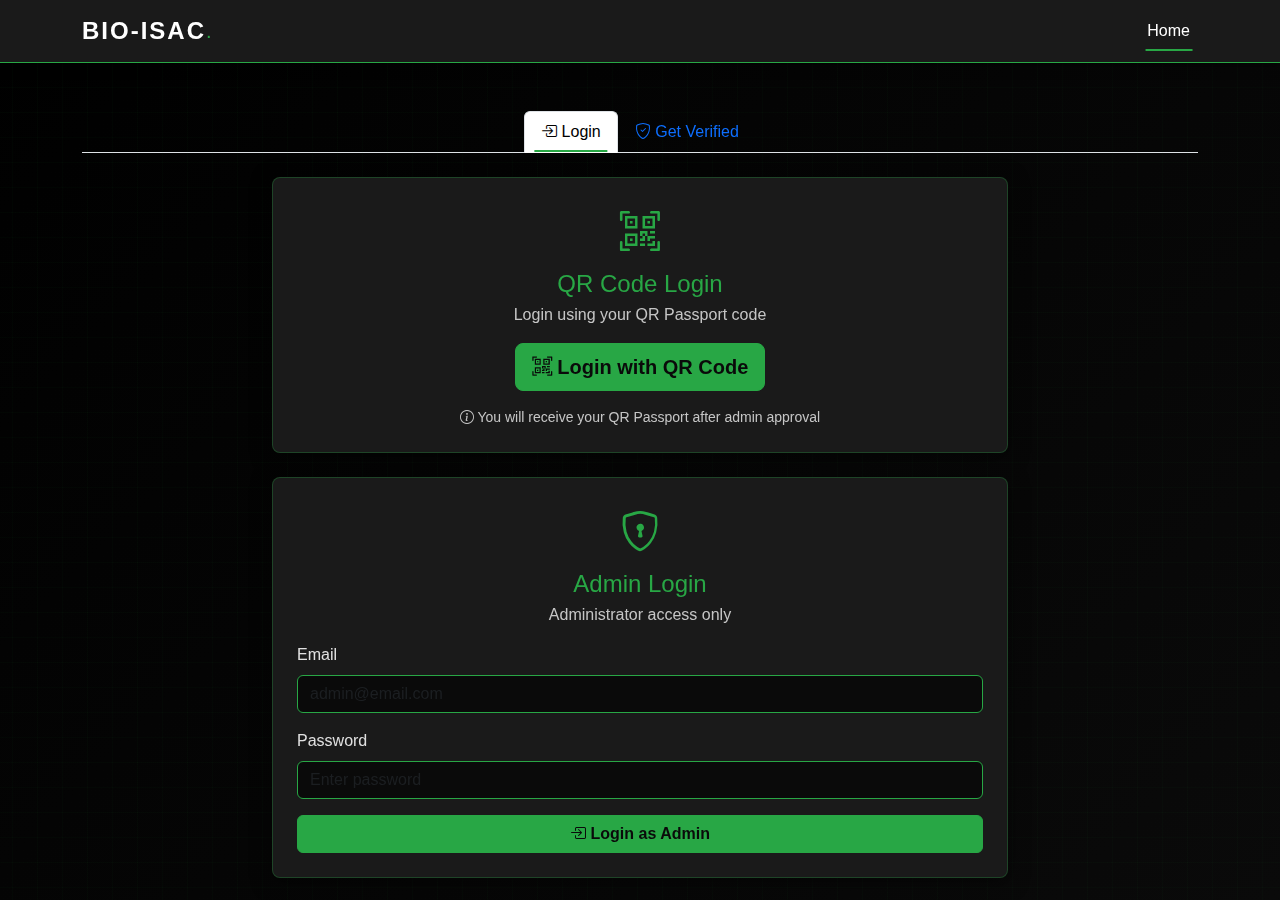
<file: index.html>
<!doctype html>
<html lang="en">
  <head>
    <meta charset="utf-8" />
    <meta name="viewport" content="width=device-width, initial-scale=1" />
    <title>Bio-Isac | Digital Verification</title>

    <!-- Bootstrap CSS -->
    <link
      href="https://cdn.jsdelivr.net/npm/bootstrap@5.3.3/dist/css/bootstrap.min.css"
      rel="stylesheet"
      integrity="sha384-QWTKZyjpPEjISv5WaRU9OFeRpok6YctnYmDr5pNlyT2bRjXh0JMhjY6hW+ALEwIH"
      crossorigin="anonymous"
    />

    <!-- Bootstrap Icons -->
    <link
      rel="stylesheet"
      href="https://cdn.jsdelivr.net/npm/bootstrap-icons@1.11.3/font/bootstrap-icons.css"
    />

    <!-- Custom CSS -->
    <link rel="stylesheet" href="./styles/main.css" />
  </head>
  <body>
    <!-- Navigation -->
    <nav class="navbar navbar-expand-lg navbar-dark bg-dark border-bottom border-success">
      <div class="container">
        <a class="navbar-brand d-flex align-items-center" href="index.html">
          <span class="logo-text">BIO-ISAC</span>
          <span class="logo-accent">.</span>
        </a>
        <button
          class="navbar-toggler"
          type="button"
          data-bs-toggle="collapse"
          data-bs-target="#navbarNav"
        >
          <span class="navbar-toggler-icon"></span>
        </button>
        <div class="collapse navbar-collapse" id="navbarNav">
          <ul class="navbar-nav ms-auto">
            <li class="nav-item">
              <a class="nav-link active" href="index.html">Home</a>
            </li>
          </ul>
        </div>
      </div>
    </nav>

    <!-- Main Container -->
    <div class="container my-5">
      <!-- Tabs Navigation -->
      <ul class="nav nav-tabs mb-4 justify-content-center" id="mainTabs" role="tablist">
        <li class="nav-item" role="presentation">
          <button
            class="nav-link active"
            id="login-tab"
            data-bs-toggle="tab"
            data-bs-target="#login-pane"
            type="button"
            role="tab"
            aria-controls="login-pane"
            aria-selected="true"
          >
            <i class="bi bi-box-arrow-in-right"></i> Login
          </button>
        </li>
        <li class="nav-item" role="presentation">
          <button
            class="nav-link"
            id="verify-tab"
            data-bs-toggle="tab"
            data-bs-target="#verify-pane"
            type="button"
            role="tab"
            aria-controls="verify-pane"
            aria-selected="false"
          >
            <i class="bi bi-shield-check"></i> Get Verified
          </button>
        </li>
      </ul>

      <!-- Tab Content -->
      <div class="tab-content" id="mainTabContent">
        <!-- Login Tab -->
        <div
          class="tab-pane fade show active"
          id="login-pane"
          role="tabpanel"
          aria-labelledby="login-tab"
        >
          <div class="row justify-content-center">
            <div class="col-lg-8">
              <!-- QR Code Login -->
              <div class="card mb-4">
                <div class="card-body p-4">
                  <div class="text-center mb-3">
                    <i class="bi bi-qr-code-scan text-success" style="font-size: 2.5rem;"></i>
                    <h4 class="mt-2 mb-1 text-success">QR Code Login</h4>
                    <p class="text-muted mb-0">Login using your QR Passport code</p>
                  </div>
                  <div class="text-center">
                    <a href="qr-login.html" class="btn btn-success btn-lg">
                      <i class="bi bi-qr-code-scan"></i> Login with QR Code
                    </a>
                  </div>
                  <small class="text-muted d-block mt-3 text-center">
                    <i class="bi bi-info-circle"></i> You will receive your QR Passport after admin approval
                  </small>
                </div>
              </div>

              <!-- Admin Login -->
              <div class="card">
                <div class="card-body p-4">
                  <div class="text-center mb-3">
                    <i class="bi bi-shield-lock text-success" style="font-size: 2.5rem;"></i>
                    <h4 class="mt-2 mb-1 text-success">Admin Login</h4>
                    <p class="text-muted mb-0">Administrator access only</p>
                  </div>
                  <form id="adminLoginForm" onsubmit="adminLogin(event)">
                    <div class="mb-3">
                      <label class="form-label">Email</label>
                      <input
                        type="email"
                        class="form-control bg-dark text-light border-success"
                        id="adminEmail"
                        placeholder="admin@email.com"
                        required
                      />
                    </div>
                    <div class="mb-3">
                      <label class="form-label">Password</label>
                      <input
                        type="password"
                        class="form-control bg-dark text-light border-success"
                        id="adminPassword"
                        placeholder="Enter password"
                        required
                      />
                    </div>
                    <button type="submit" class="btn btn-success w-100">
                      <i class="bi bi-box-arrow-in-right"></i> Login as Admin
                    </button>
                  </form>
                </div>
              </div>
            </div>
          </div>
        </div>

        <!-- Get Verified Tab -->
        <div
          class="tab-pane fade"
          id="verify-pane"
          role="tabpanel"
          aria-labelledby="verify-tab"
        >
          <!-- Status Check Section -->
          <div class="row justify-content-center mb-4">
            <div class="col-lg-8">
              <div class="card">
                <div class="card-body p-4">
                  <div class="text-center mb-3">
                    <h5 class="text-success mb-2">Check Verification Status</h5>
                    <p class="text-muted">Enter your email to check your verification status</p>
                  </div>
                  <form id="statusCheckForm" onsubmit="checkVerificationStatus(event)">
                    <div class="mb-3">
                      <label class="form-label">Email Address</label>
                      <input
                        type="email"
                        class="form-control bg-dark text-light border-success"
                        id="statusCheckEmail"
                        placeholder="your.email@example.com"
                        required
                      />
                    </div>
                    <button type="submit" class="btn btn-success w-100">
                      <i class="bi bi-search"></i> Check Status
                    </button>
                  </form>
                  <div id="statusCheckResult" class="mt-4" style="display: none;"></div>
                </div>
              </div>
            </div>
          </div>

          <!-- Verification Section -->
      <div class="row justify-content-center">
        <div class="col-lg-8">
          <div class="card verification-card">
            <div class="card-body p-4">
              <div class="text-center mb-4">
                <div class="logo-icon mb-3">
                  <i class="bi bi-shield-check"></i>
                </div>
                <h1 class="h3 mb-2 text-success">Digital Verification</h1>
                <p class="text-muted">Complete verification to receive your BioTrust Passport</p>
              </div>

              <!-- Verification Steps -->
              <div id="verificationSteps" class="verification-steps">
                <!-- Step 1: Basic Info -->
                <div class="step active" id="step1">
                  <h5 class="step-title">
                    <span class="step-number">1</span>
                    Personal Information
                  </h5>
                  <form id="basicInfoForm">
                    <div class="row">
                      <div class="col-md-6 mb-3">
                        <label class="form-label">First Name</label>
                        <input
                          type="text"
                          class="form-control bg-dark text-light border-success"
                          id="firstName"
                          required
                        />
                      </div>
                      <div class="col-md-6 mb-3">
                        <label class="form-label">Last Name</label>
                        <input
                          type="text"
                          class="form-control bg-dark text-light border-success"
                          id="lastName"
                          required
                        />
                      </div>
                    </div>
                    <div class="mb-3">
                      <label class="form-label">Email</label>
                      <input
                        type="email"
                        class="form-control bg-dark text-light border-success"
                        id="email"
                        required
                      />
                    </div>
                    <!-- CAPTCHA Widget -->
                    <div class="mb-3">
                      <label class="form-label">Security Verification <span class="text-danger">*</span></label>
                      <div id="captchaContainer" class="d-flex justify-content-center"></div>
                      <small class="text-muted d-block text-center mt-2">
                        Please complete the security verification to continue
                      </small>
                    </div>
                    <button type="submit" class="btn btn-success w-100" id="basicInfoSubmitBtn" disabled>
                      Continue <i class="bi bi-arrow-right"></i>
                    </button>
                  </form>
                </div>

                <!-- Step 2: Digital Credentials -->
                <div class="step" id="step2" style="display: none">
                  <h5 class="step-title">
                    <span class="step-number">2</span>
                    Identity Verification
                  </h5>
                  <form id="credentialsForm">
                    <!-- ID Type Selection -->
                    <div class="mb-3">
                      <label class="form-label">Government ID Type <span class="text-danger">*</span></label>
                      <select
                        class="form-select bg-dark text-light border-success"
                        id="idType"
                        required
                      >
                        <option value="">Select ID Type</option>
                        <option value="drivers_license">Driver's License</option>
                        <option value="passport">Passport</option>
                        <option value="state_id">State ID Card</option>
                        <option value="military_id">Military ID</option>
                        <option value="permanent_resident">Permanent Resident Card</option>
                        <option value="other">Other Government ID</option>
                      </select>
                      <small class="text-muted">Select the type of government-issued ID you will upload</small>
                    </div>
                    <!-- Government ID Upload (Required) -->
                    <div class="mb-3">
                      <label class="form-label">
                        Upload Government-Issued ID <span class="text-danger">*</span>
                      </label>
                      <input
                        type="file"
                        class="form-control bg-dark text-light border-success"
                        id="verificationDoc"
                        accept=".pdf,.jpg,.jpeg,.png"
                        required
                      />
                      <small class="text-muted">
                        Upload a clear photo or scan of your government-issued ID (front and back if applicable)
                      </small>
                    </div>
                    <!-- ID Number (extracted or manual entry) -->
                    <div class="mb-3">
                      <label class="form-label">ID Number</label>
                      <input
                        type="text"
                        class="form-control bg-dark text-light border-success"
                        id="idNumber"
                        placeholder="Will be extracted from ID or enter manually"
                      />
                      <small class="text-muted">ID number will be automatically extracted from your document</small>
                    </div>
                    <!-- Last 4 digits of SSN (optional) -->
                    <div class="mb-3">
                      <label class="form-label">Last 4 digits of your Social Security Number</label>
                      <input
                        type="text"
                        class="form-control bg-dark text-light border-success"
                        id="govId"
                        placeholder="Last 4 digits"
                        maxlength="4"
                      />
                      <small class="text-muted">Optional: For additional verification</small>
                    </div>
                    <!-- Company Email -->
                    <div class="mb-3">
                      <label class="form-label">Company Email Address</label>
                      <input
                        type="email"
                        class="form-control bg-dark text-light border-success"
                        id="companyEmail"
                        placeholder="your.email@company.com"
                      />
                      <small class="text-muted">Preferred, but not required</small>
                    </div>
                    <div class="d-flex gap-2">
                      <button type="button" class="btn btn-outline-secondary" onclick="goToStep(1)">
                        Back
                      </button>
                      <button type="submit" class="btn btn-success flex-grow-1">
                        Continue <i class="bi bi-arrow-right"></i>
                      </button>
                    </div>
                  </form>
                </div>

                <!-- Step 3: Processing -->
                <div class="step" id="step3" style="display: none">
                  <div class="text-center py-5">
                    <div class="processing-spinner mb-4">
                      <div class="spinner-border text-success" role="status">
                        <span class="visually-hidden">Processing...</span>
                      </div>
                    </div>
                    <h5 class="mb-3">Processing Verification</h5>
                    <p class="text-muted">Running risk analysis and security checks...</p>
                    <div class="progress mt-4" style="height: 4px">
                      <div
                        class="progress-bar bg-success progress-bar-striped progress-bar-animated"
                        role="progressbar"
                        style="width: 0%"
                        id="progressBar"
                      ></div>
                    </div>
                  </div>
                </div>

                <!-- Step 4: Result -->
                <div class="step" id="step4" style="display: none">
                  <div class="text-center py-4">
                    <div class="result-icon mb-4" id="resultIcon"></div>
                    <h4 id="resultTitle" class="mb-3"></h4>
                    <p id="resultMessage" class="text-muted mb-4"></p>
                    <div id="resultActions"></div>
                  </div>
                </div>
              </div>
            </div>
          </div>

          <!-- Trust Score Display (after verification) -->
          <div class="card mt-4 trust-score-card" id="trustScoreCard" style="display: none">
            <div class="card-body">
              <h6 class="card-title">Your Trust Score</h6>
              <div class="trust-score-display">
                <div class="score-circle" id="scoreCircle">
                  <span id="trustScoreValue">0</span>
                </div>
                <div class="score-details">
                  <div class="score-tier" id="scoreTier">Tier 1</div>
                  <div class="score-access" id="scoreAccess">Basic Access</div>
                </div>
              </div>
            </div>
          </div>
        </div>
      </div>
        </div>
      </div>
    </div>

    <!-- Alert Notifications -->
    <div class="alert-container" id="alertContainer"></div>

    <!-- Google reCAPTCHA v2 -->
    <script src="https://www.google.com/recaptcha/api.js" async defer></script>

    <!-- Bootstrap JS bundle -->
    <script
      src="https://cdn.jsdelivr.net/npm/bootstrap@5.3.3/dist/js/bootstrap.bundle.min.js"
      integrity="sha384-YvpcrYf0tY3lHB60NNkmXc5s9fDVZLESaAA55NDzOxhy9GkcIdslK1eN7N6jIeHz"
      crossorigin="anonymous"
    ></script>

    <!-- Custom JS -->
    <script src="./scripts/apiConfig.js"></script>
    <script src="./scripts/api.js"></script>
    <script src="./scripts/riskFilter.js"></script>
    <script src="./scripts/trustScore.js"></script>
    <script src="./scripts/verification.js"></script>
    <script src="./scripts/main.js"></script>
  </body>
</html>
</file>
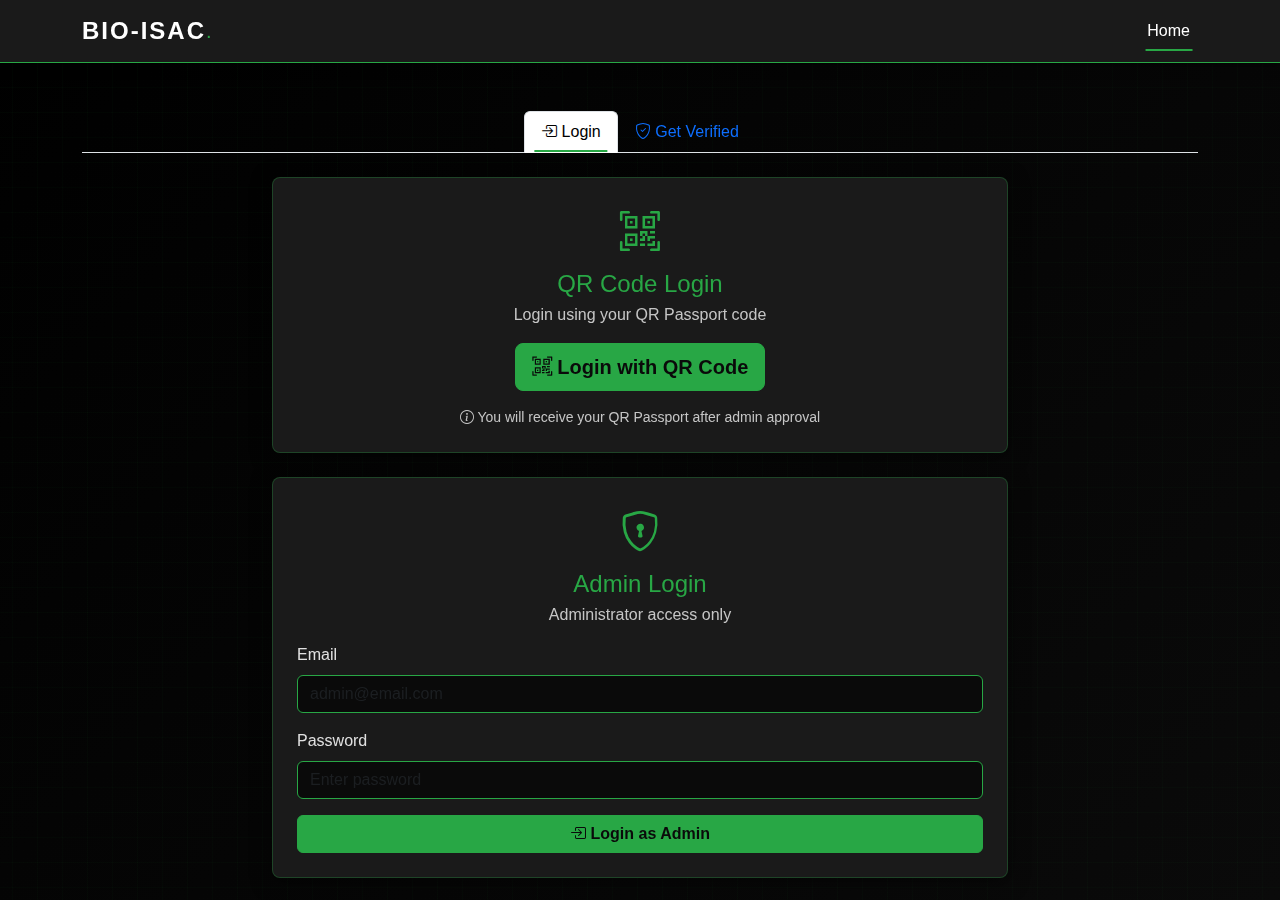
<file: admin.html>
<!doctype html>
<html lang="en">
  <head>
    <meta charset="utf-8" />
    <meta name="viewport" content="width=device-width, initial-scale=1" />
    <title>Bio-Isac | Admin Dashboard</title>

    <!-- Bootstrap CSS -->
    <link
      href="https://cdn.jsdelivr.net/npm/bootstrap@5.3.3/dist/css/bootstrap.min.css"
      rel="stylesheet"
      integrity="sha384-QWTKZyjpPEjISv5WaRU9OFeRpok6YctnYmDr5pNlyT2bRjXh0JMhjY6hW+ALEwIH"
      crossorigin="anonymous"
    />

    <!-- Bootstrap Icons -->
    <link
      rel="stylesheet"
      href="https://cdn.jsdelivr.net/npm/bootstrap-icons@1.11.3/font/bootstrap-icons.css"
    />

    <!-- Custom CSS -->
    <link rel="stylesheet" href="./styles/main.css" />
  </head>
  <body>
    <!-- Navigation -->
    <nav class="navbar navbar-expand-lg navbar-dark bg-dark border-bottom border-success">
      <div class="container">
        <a class="navbar-brand d-flex align-items-center" href="index.html">
          <span class="logo-text">BIO-ISAC</span>
          <span class="logo-accent">.</span>
        </a>
        <button
          class="navbar-toggler"
          type="button"
          data-bs-toggle="collapse"
          data-bs-target="#navbarNav"
        >
          <span class="navbar-toggler-icon"></span>
        </button>
        <div class="collapse navbar-collapse" id="navbarNav">
          <ul class="navbar-nav ms-auto">
            <li class="nav-item">
              <a class="nav-link active" href="admin.html">Admin</a>
            </li>
            <li class="nav-item">
              <button class="btn btn-outline-danger btn-sm ms-2" onclick="logout()">
                <i class="bi bi-box-arrow-right"></i> Logout
              </button>
            </li>
          </ul>
        </div>
      </div>
    </nav>

    <!-- Main Container -->
    <div class="container my-4">
      <div class="row mb-4">
        <div class="col">
          <h2 class="text-success mb-1">Admin Dashboard</h2>
          <p class="text-muted">Manage verifications, alerts, and user activity</p>
        </div>
      </div>

      <!-- Stats Cards -->
      <div class="row g-3 mb-4">
        <div class="col-md-3 col-sm-6">
          <div class="card stat-card">
            <div class="card-body">
              <div class="d-flex justify-content-between align-items-center">
                <div>
                  <div class="stat-label">Pending</div>
                  <div class="stat-value" id="statPending">0</div>
                </div>
                <div class="stat-icon text-warning">
                  <i class="bi bi-clock-history"></i>
                </div>
              </div>
            </div>
          </div>
        </div>
        <div class="col-md-3 col-sm-6">
          <div class="card stat-card">
            <div class="card-body">
              <div class="d-flex justify-content-between align-items-center">
                <div>
                  <div class="stat-label">High Risk</div>
                  <div class="stat-value text-danger" id="statHighRisk">0</div>
                </div>
                <div class="stat-icon text-danger">
                  <i class="bi bi-exclamation-triangle"></i>
                </div>
              </div>
            </div>
          </div>
        </div>
        <div class="col-md-3 col-sm-6">
          <div class="card stat-card">
            <div class="card-body">
              <div class="d-flex justify-content-between align-items-center">
                <div>
                  <div class="stat-label">Approved</div>
                  <div class="stat-value text-success" id="statApproved">0</div>
                </div>
                <div class="stat-icon text-success">
                  <i class="bi bi-check-circle"></i>
                </div>
              </div>
            </div>
          </div>
        </div>
        <div class="col-md-3 col-sm-6">
          <div class="card stat-card">
            <div class="card-body">
              <div class="d-flex justify-content-between align-items-center">
                <div>
                  <div class="stat-label">Total Users</div>
                  <div class="stat-value" id="statTotal">0</div>
                </div>
                <div class="stat-icon">
                  <i class="bi bi-people"></i>
                </div>
              </div>
            </div>
          </div>
        </div>
      </div>

      <!-- Search -->
      <div class="card mb-4">
        <div class="card-body">
          <div class="row">
            <div class="col-md-6">
              <label class="form-label">Search by Name</label>
              <input
                type="text"
                class="form-control bg-dark text-light border-success"
                id="searchName"
                placeholder="Enter name to search..."
                oninput="applyFilters()"
              />
            </div>
          </div>
        </div>
      </div>

      <!-- Verification Cases Table -->
      <div class="card">
        <div class="card-header bg-dark border-success">
          <h5 class="mb-0">Verification Cases</h5>
        </div>
        <div class="card-body p-0">
          <div class="table-responsive">
            <table class="table table-dark table-hover mb-0">
              <thead>
                <tr>
                  <th>User</th>
                  <th>Status</th>
                  <th>Risk Level</th>
                  <th>Urgency</th>
                  <th>Credibility</th>
                  <th>Trust Score</th>
                  <th>QR Passport</th>
                  <th>Date</th>
                  <th>Actions</th>
                </tr>
              </thead>
              <tbody id="casesTableBody">
                <tr>
                  <td colspan="9" class="text-center text-muted py-4">
                    No cases found
                  </td>
                </tr>
              </tbody>
            </table>
          </div>
        </div>
      </div>

    </div>

    <!-- Case Detail Modal -->
    <div class="modal fade" id="caseModal" tabindex="-1">
      <div class="modal-dialog modal-lg">
        <div class="modal-content bg-dark border-success">
          <div class="modal-header border-success">
            <h5 class="modal-title">Case Details</h5>
            <button
              type="button"
              class="btn-close btn-close-white"
              data-bs-dismiss="modal"
            ></button>
          </div>
          <div class="modal-body" id="caseModalBody"></div>
          <div class="modal-footer border-success">
            <button type="button" class="btn btn-secondary" data-bs-dismiss="modal">
              Close
            </button>
            <button type="button" class="btn btn-danger" id="denyBtn" onclick="denyCase()">
              Deny
            </button>
            <button type="button" class="btn btn-success" id="approveBtn" onclick="approveCase()">
              <i class="bi bi-check-circle"></i> Approve
            </button>
          </div>
        </div>
      </div>
    </div>

    <!-- Alert Notifications -->
    <div class="alert-container" id="alertContainer"></div>

    <!-- Bootstrap JS bundle -->
    <script
      src="https://cdn.jsdelivr.net/npm/bootstrap@5.3.3/dist/js/bootstrap.bundle.min.js"
      integrity="sha384-YvpcrYf0tY3lHB60NNkmXc5s9fDVZLESaAA55NDzOxhy9GkcIdslK1eN7N6jIeHz"
      crossorigin="anonymous"
    ></script>

    <!-- Custom JS -->
    <script src="./scripts/apiConfig.js"></script>
    <script src="./scripts/api.js"></script>
    <script src="./scripts/main.js"></script>
    <script src="./scripts/riskFilter.js"></script>
    <script src="./scripts/trustScore.js"></script>
    <script src="./scripts/admin.js"></script>
  </body>
</html>
</file>
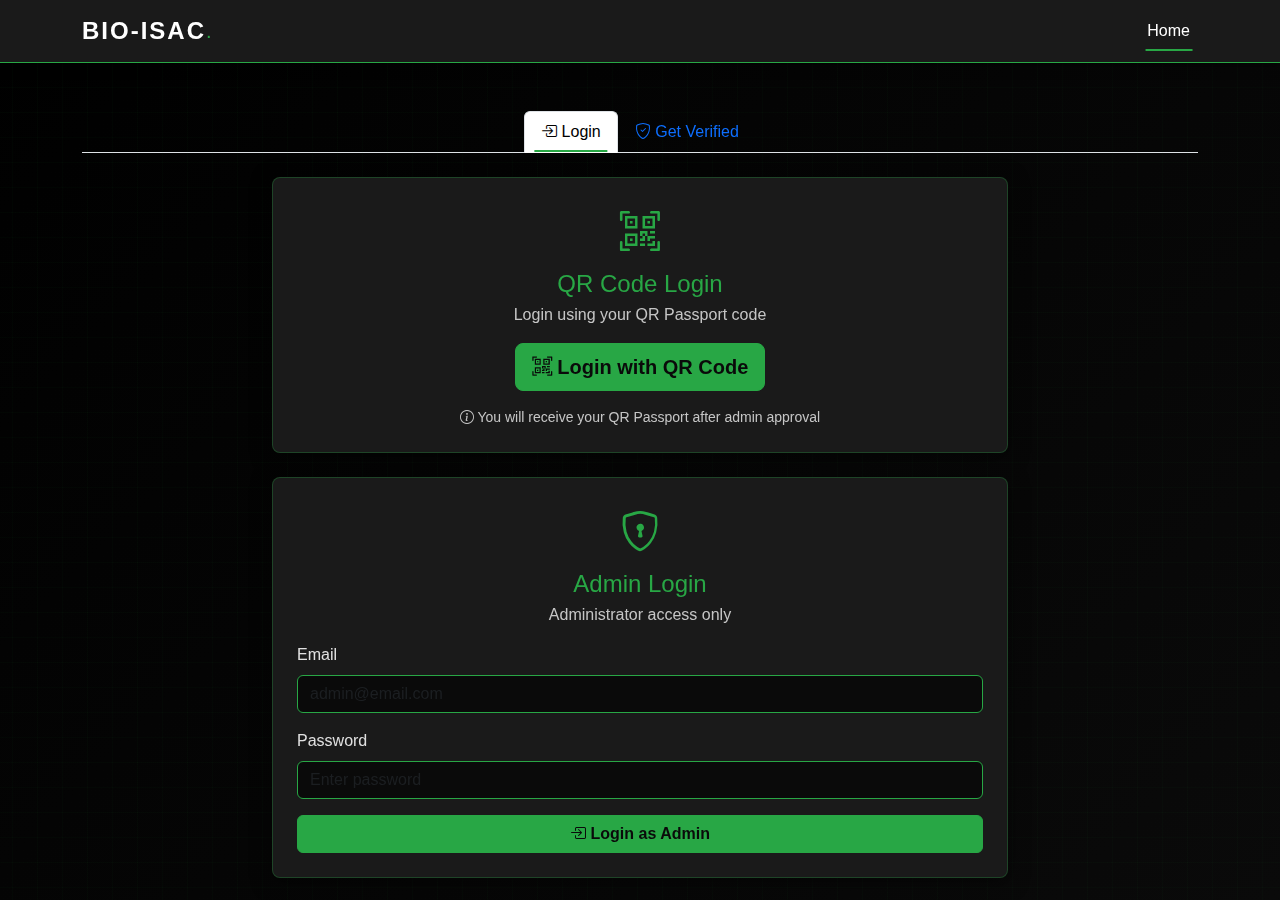
<file: dashboard.html>
<!doctype html>
<html lang="en">
  <head>
    <meta charset="utf-8" />
    <meta name="viewport" content="width=device-width, initial-scale=1" />
    <title>Bio-Isac | Priority Cyber-Bio Alerts</title>

    <!-- Bootstrap CSS -->
    <link
      href="https://cdn.jsdelivr.net/npm/bootstrap@5.3.3/dist/css/bootstrap.min.css"
      rel="stylesheet"
      integrity="sha384-QWTKZyjpPEjISv5WaRU9OFeRpok6YctnYmDr5pNlyT2bRjXh0JMhjY6hW+ALEwIH"
      crossorigin="anonymous"
    />

    <!-- Bootstrap Icons -->
    <link
      rel="stylesheet"
      href="https://cdn.jsdelivr.net/npm/bootstrap-icons@1.11.3/font/bootstrap-icons.css"
    />

    <!-- Custom CSS -->
    <link rel="stylesheet" href="./styles/main.css" />
  </head>
  <body>
    <!-- Navigation -->
    <nav class="navbar navbar-expand-lg navbar-dark bg-dark border-bottom border-success">
      <div class="container">
        <a class="navbar-brand d-flex align-items-center" href="dashboard.html">
          <span class="logo-text">BIO-ISAC</span>
          <span class="logo-accent">.</span>
        </a>
        <button
          class="navbar-toggler"
          type="button"
          data-bs-toggle="collapse"
          data-bs-target="#navbarNav"
        >
          <span class="navbar-toggler-icon"></span>
        </button>
        <div class="collapse navbar-collapse" id="navbarNav">
          <ul class="navbar-nav ms-auto">
            <li class="nav-item">
              <a class="nav-link active" href="dashboard.html">Dashboard</a>
            </li>
            <li class="nav-item">
              <button class="btn btn-outline-danger btn-sm ms-2" onclick="logout()">
                <i class="bi bi-box-arrow-right"></i> Logout
              </button>
            </li>
          </ul>
        </div>
      </div>
    </nav>

    <!-- Main Container -->
    <div class="container my-5">
      <!-- Tabs Navigation -->
      <ul class="nav nav-tabs mb-4" id="dashboardTabs" role="tablist">
        <li class="nav-item" role="presentation">
          <button
            class="nav-link active"
            id="alerts-tab"
            data-bs-toggle="tab"
            data-bs-target="#alerts-pane"
            type="button"
            role="tab"
            aria-controls="alerts-pane"
            aria-selected="true"
          >
            <i class="bi bi-bell"></i> Priority Alerts
          </button>
        </li>
        <li class="nav-item" role="presentation">
          <button
            class="nav-link"
            id="profile-tab"
            data-bs-toggle="tab"
            data-bs-target="#profile-pane"
            type="button"
            role="tab"
            aria-controls="profile-pane"
            aria-selected="false"
          >
            <i class="bi bi-person"></i> Profile
          </button>
        </li>
      </ul>

      <!-- Tab Content -->
      <div class="tab-content" id="dashboardTabContent">
        <!-- Alerts Tab -->
        <div
          class="tab-pane fade show active"
          id="alerts-pane"
          role="tabpanel"
          aria-labelledby="alerts-tab"
        >
          <!-- Page Header -->
          <div class="row mb-4">
            <div class="col">
              <h1 class="h3 mb-2 text-success">Priority Cyber-Bio Alerts</h1>
              <p class="text-muted">Top 20% highest-trust alerts from NVD ingestion pipeline</p>
            </div>
            <div class="col-auto">
              <button class="btn btn-outline-success" id="refreshAlertsBtn" onclick="loadAlerts()">
                <i class="bi bi-arrow-clockwise"></i> Refresh
              </button>
            </div>
          </div>

          <!-- Loading State -->
          <div id="loadingState" class="text-center py-5">
            <div class="spinner-border text-success" role="status">
              <span class="visually-hidden">Loading alerts...</span>
            </div>
            <p class="text-muted mt-3">Loading alerts...</p>
          </div>

          <!-- Error State -->
          <div id="errorState" class="alert alert-danger" style="display: none;">
            <i class="bi bi-exclamation-triangle"></i>
            <span id="errorMessage">Failed to load alerts. Please try again later.</span>
          </div>

          <!-- Empty State -->
          <div id="emptyState" class="text-center py-5" style="display: none;">
            <i class="bi bi-inbox text-muted" style="font-size: 3rem;"></i>
            <p class="text-muted mt-3">No alerts available at this time.</p>
          </div>

          <!-- Alerts Container -->
          <div id="alertsContainer" class="row g-3" style="display: none;">
            <!-- Alerts will be dynamically inserted here -->
          </div>
        </div>

        <!-- Profile Tab -->
        <div
          class="tab-pane fade"
          id="profile-pane"
          role="tabpanel"
          aria-labelledby="profile-tab"
        >
          <div class="row">
            <div class="col-md-8 mx-auto">
              <h2 class="h4 mb-4 text-success">User Profile</h2>
              
              <!-- Loading State -->
              <div id="profileLoadingState" class="text-center py-5">
                <div class="spinner-border text-success" role="status">
                  <span class="visually-hidden">Loading profile...</span>
                </div>
                <p class="text-muted mt-3">Loading profile...</p>
              </div>

              <!-- Error State -->
              <div id="profileErrorState" class="alert alert-danger" style="display: none;">
                <i class="bi bi-exclamation-triangle"></i>
                <span id="profileErrorMessage">Failed to load profile. Please try again later.</span>
              </div>

              <!-- Profile Content -->
              <div id="profileContent" style="display: none;">
                <div class="card">
                  <div class="card-body">
                    <h5 class="card-title account-info-title">Account Information</h5>
                    <hr>
                    <div class="mb-3">
                      <label class="form-label fw-bold text-light">Email</label>
                      <p class="text-white fw-semibold mb-0" id="profileEmail" style="font-size: 1rem;">-</p>
                    </div>
                    <div class="mb-3">
                      <label class="form-label fw-bold text-light">User ID</label>
                      <p class="text-white fw-semibold mb-0" id="profileUserId" style="font-size: 1rem;">-</p>
                    </div>
                    <div class="mb-3">
                      <label class="form-label fw-bold text-light">Account Status</label>
                      <p class="mb-0">
                        <span id="profileStatus" class="badge">-</span>
                      </p>
                    </div>
                    <div class="mb-3">
                      <label class="form-label fw-bold text-light">Account Created</label>
                      <p class="text-white fw-semibold mb-0" id="profileCreatedAt" style="font-size: 1rem;">-</p>
                    </div>
                    <!-- Passport code section removed - using QR login instead -->
                  </div>
                </div>
              </div>
            </div>
          </div>
        </div>
      </div>
    </div>

    <!-- Alert Notifications -->
    <div class="alert-container" id="alertContainer"></div>

    <!-- Bootstrap JS bundle -->
    <script
      src="https://cdn.jsdelivr.net/npm/bootstrap@5.3.3/dist/js/bootstrap.bundle.min.js"
      integrity="sha384-YvpcrYf0tY3lHB60NNkmXc5s9fDVZLESaAA55NDzOxhy9GkcIdslK1eN7N6jIeHz"
      crossorigin="anonymous"
    ></script>

    <!-- Custom JS -->
    <script src="./scripts/apiConfig.js"></script>
    <script src="./scripts/api.js"></script>
    <script src="./scripts/main.js"></script>
    <script src="./scripts/dashboard.js"></script>
  </body>
</html>
</file>
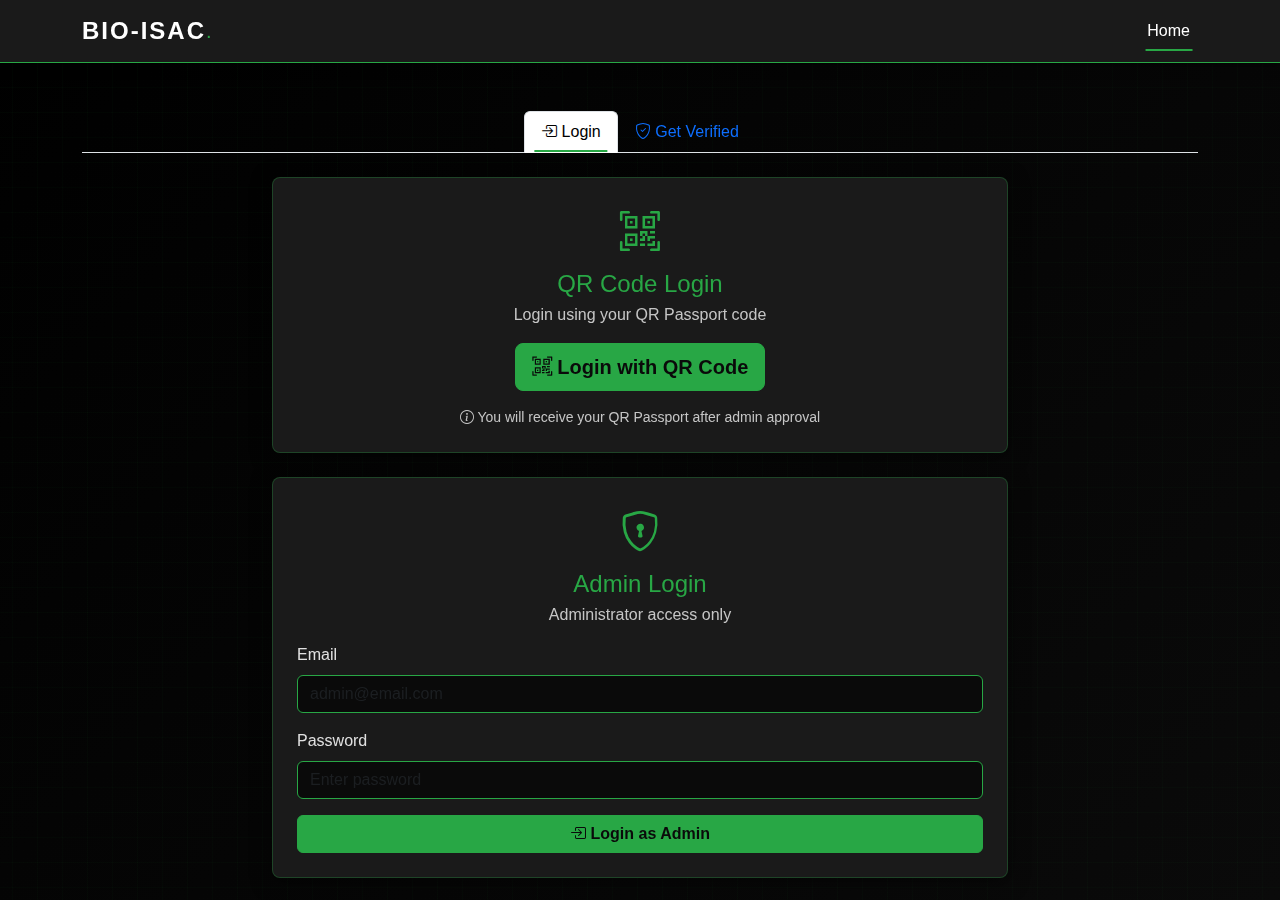
<file: passport.html>
<!doctype html>
<html lang="en">
  <head>
    <meta charset="utf-8" />
    <meta name="viewport" content="width=device-width, initial-scale=1" />
    <title>Bio-Isac | BioTrust Passport</title>

    <!-- Bootstrap CSS -->
    <link
      href="https://cdn.jsdelivr.net/npm/bootstrap@5.3.3/dist/css/bootstrap.min.css"
      rel="stylesheet"
      integrity="sha384-QWTKZyjpPEjISv5WaRU9OFeRpok6YctnYmDr5pNlyT2bRjXh0JMhjY6hW+ALEwIH"
      crossorigin="anonymous"
    />

    <!-- Bootstrap Icons -->
    <link
      rel="stylesheet"
      href="https://cdn.jsdelivr.net/npm/bootstrap-icons@1.11.3/font/bootstrap-icons.css"
    />

    <!-- Custom CSS -->
    <link rel="stylesheet" href="./styles/main.css" />
  </head>
  <body>
    <!-- Navigation -->
    <nav class="navbar navbar-expand-lg navbar-dark bg-dark border-bottom border-success">
      <div class="container">
        <a class="navbar-brand d-flex align-items-center" href="index.html">
          <span class="logo-text">BIO-ISAC</span>
          <span class="logo-accent">.</span>
        </a>
        <button
          class="navbar-toggler"
          type="button"
          data-bs-toggle="collapse"
          data-bs-target="#navbarNav"
        >
          <span class="navbar-toggler-icon"></span>
        </button>
        <div class="collapse navbar-collapse" id="navbarNav">
          <ul class="navbar-nav ms-auto">
            <li class="nav-item">
              <a class="nav-link" href="index.html">Verification</a>
            </li>
            <li class="nav-item">
              <a class="nav-link" href="admin.html">Admin</a>
            </li>
          </ul>
        </div>
      </div>
    </nav>

    <!-- Main Container -->
    <div class="container my-5">
      <div class="row justify-content-center">
        <div class="col-lg-8">
          <div class="passport-card" id="passportCard">
            <div class="passport-header">
              <div class="passport-logo">
                <i class="bi bi-shield-check"></i>
              </div>
              <div class="passport-title">
                <h2 class="mb-0">BIOTRUST PASSPORT</h2>
                <p class="text-muted mb-0">Digital Identity Verification</p>
              </div>
            </div>

            <div class="passport-body">
              <div class="row">
                <div class="col-md-6 mb-4">
                  <div class="passport-field">
                    <label>Full Name</label>
                    <div class="field-value" id="passportName">-</div>
                  </div>
                </div>
                <div class="col-md-6 mb-4">
                  <div class="passport-field">
                    <label>Email</label>
                    <div class="field-value" id="passportEmail">-</div>
                  </div>
                </div>
                <div class="col-md-6 mb-4">
                  <div class="passport-field">
                    <label>Organization</label>
                    <div class="field-value" id="passportOrg">-</div>
                  </div>
                </div>
                <div class="col-md-6 mb-4">
                  <div class="passport-field">
                    <label>Verification Status</label>
                    <div class="field-value">
                      <span class="badge bg-success" id="passportStatus">Verified</span>
                    </div>
                  </div>
                </div>
                <div class="col-md-6 mb-4">
                  <div class="passport-field">
                    <label>Trust Score</label>
                    <div class="field-value">
                      <span class="trust-badge" id="passportTrustScore">0</span>
                    </div>
                  </div>
                </div>
                <div class="col-md-6 mb-4">
                  <div class="passport-field">
                    <label>Access Tier</label>
                    <div class="field-value" id="passportTier">-</div>
                  </div>
                </div>
                <div class="col-md-6 mb-4">
                  <div class="passport-field">
                    <label>Issued Date</label>
                    <div class="field-value" id="passportDate">-</div>
                  </div>
                </div>
                <div class="col-md-6 mb-4">
                  <div class="passport-field">
                    <label>Passport Code</label>
                    <div class="field-value passport-id" id="passportCode">-</div>
                  </div>
                </div>
              </div>
            </div>

            <div class="passport-footer">
              <div class="d-flex justify-content-between align-items-center">
                <div>
                  <small class="text-muted">Bio-Isac Verification System</small>
                </div>
                <div>
                  <button class="btn btn-sm btn-outline-success" onclick="window.print()">
                    <i class="bi bi-printer"></i> Print
                  </button>
                  <button class="btn btn-sm btn-success" onclick="downloadPassport()">
                    <i class="bi bi-download"></i> Download
                  </button>
                </div>
              </div>
            </div>
          </div>

          <!-- Message Admin Section -->
          <div class="card mt-4">
            <div class="card-body">
              <h5 class="card-title">Contact Admin</h5>
              <form id="messageForm">
                <div class="mb-3">
                  <label class="form-label">Subject</label>
                  <input
                    type="text"
                    class="form-control bg-dark text-light border-success"
                    id="messageSubject"
                    required
                  />
                </div>
                <div class="mb-3">
                  <label class="form-label">Message</label>
                  <textarea
                    class="form-control bg-dark text-light border-success"
                    id="messageText"
                    rows="4"
                    required
                  ></textarea>
                </div>
                <button type="submit" class="btn btn-success">
                  <i class="bi bi-send"></i> Send Message
                </button>
              </form>
            </div>
          </div>
        </div>
      </div>
    </div>

    <!-- Alert Notifications -->
    <div class="alert-container" id="alertContainer"></div>

    <!-- Bootstrap JS bundle -->
    <script
      src="https://cdn.jsdelivr.net/npm/bootstrap@5.3.3/dist/js/bootstrap.bundle.min.js"
      integrity="sha384-YvpcrYf0tY3lHB60NNkmXc5s9fDVZLESaAA55NDzOxhy9GkcIdslK1eN7N6jIeHz"
      crossorigin="anonymous"
    ></script>

    <!-- Custom JS -->
    <script src="./scripts/apiConfig.js"></script>
    <script src="./scripts/api.js"></script>
    <script src="./scripts/trustScore.js"></script>
    <script src="./scripts/messaging.js"></script>
    <script src="./scripts/main.js"></script>
    <script>
      // Load passport data
      document.addEventListener('DOMContentLoaded', async function () {
        // Check for passport code in URL or localStorage
        const urlParams = new URLSearchParams(window.location.search);
        const passportCode = urlParams.get('code') || localStorage.getItem('currentPassportCode');
        
        if (!passportCode) {
          window.location.href = 'index.html';
          return;
        }

        try {
          // Find passport by code via API
          const passport = await API.getPassportByCode(passportCode);
          
          if (!passport || !passport.verified) {
            showAlert('Invalid or unverified passport code.', 'danger');
            setTimeout(() => {
              window.location.href = 'index.html';
            }, 2000);
            return;
          }

          // Store for messaging
          localStorage.setItem('currentUserId', passport.userId);
          localStorage.setItem('currentPassportCode', passportCode);

          // Populate passport
          document.getElementById('passportName').textContent = passport.name || 'N/A';
          document.getElementById('passportEmail').textContent = passport.email;
          document.getElementById('passportOrg').textContent = passport.organization || 'N/A';
          document.getElementById('passportTrustScore').textContent = passport.trustScore || 0;
          document.getElementById('passportTier').textContent = TrustScore.getTier(passport.trustScore || 0);
          document.getElementById('passportDate').textContent = new Date(passport.verifiedAt).toLocaleDateString();
          document.getElementById('passportCode').textContent = passportCode;
        } catch (error) {
          showAlert('Invalid or unverified passport code.', 'danger');
          setTimeout(() => {
            window.location.href = 'index.html';
          }, 2000);
        }
      });

      function downloadPassport() {
        window.print();
      }
    </script>
  </body>
</html>
</file>
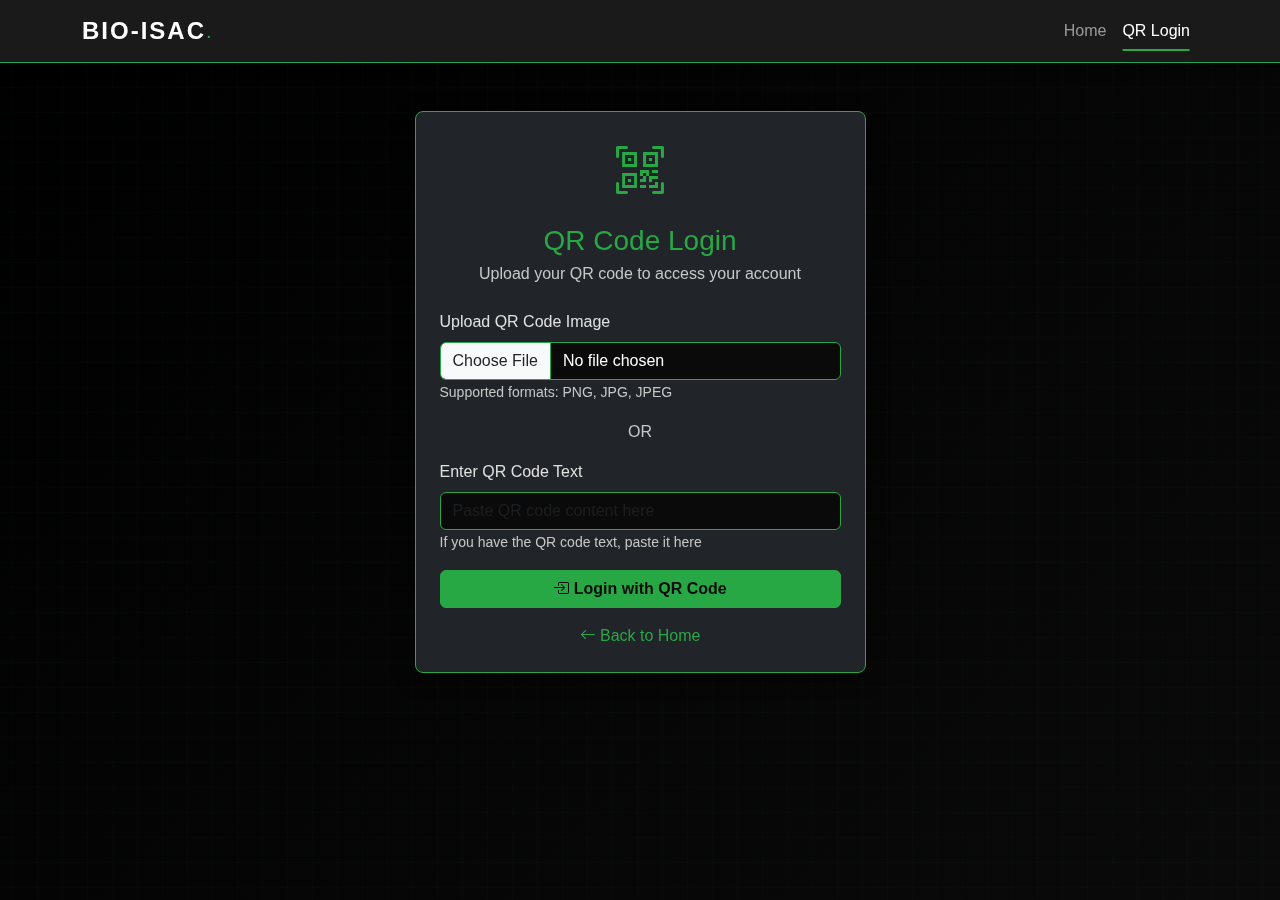
<file: qr-login.html>
<!doctype html>
<html lang="en">
  <head>
    <meta charset="utf-8" />
    <meta name="viewport" content="width=device-width, initial-scale=1" />
    <title>Bio-Isac | QR Login</title>

    <!-- Bootstrap CSS -->
    <link
      href="https://cdn.jsdelivr.net/npm/bootstrap@5.3.3/dist/css/bootstrap.min.css"
      rel="stylesheet"
      integrity="sha384-QWTKZyjpPEjISv5WaRU9OFeRpok6YctnYmDr5pNlyT2bRjXh0JMhjY6hW+ALEwIH"
      crossorigin="anonymous"
    />

    <!-- Bootstrap Icons -->
    <link
      rel="stylesheet"
      href="https://cdn.jsdelivr.net/npm/bootstrap-icons@1.11.3/font/bootstrap-icons.css"
    />

    <!-- Custom CSS -->
    <link rel="stylesheet" href="./styles/main.css" />
  </head>
  <body>
    <!-- Navigation -->
    <nav class="navbar navbar-expand-lg navbar-dark bg-dark border-bottom border-success">
      <div class="container">
        <a class="navbar-brand d-flex align-items-center" href="index.html">
          <span class="logo-text">BIO-ISAC</span>
          <span class="logo-accent">.</span>
        </a>
        <button
          class="navbar-toggler"
          type="button"
          data-bs-toggle="collapse"
          data-bs-target="#navbarNav"
        >
          <span class="navbar-toggler-icon"></span>
        </button>
        <div class="collapse navbar-collapse" id="navbarNav">
          <ul class="navbar-nav ms-auto">
            <li class="nav-item">
              <a class="nav-link" href="index.html">Home</a>
            </li>
            <li class="nav-item">
              <a class="nav-link active" href="qr-login.html">QR Login</a>
            </li>
          </ul>
        </div>
      </div>
    </nav>

    <!-- Main Container -->
    <div class="container my-5">
      <div class="row justify-content-center">
        <div class="col-md-6 col-lg-5">
          <div class="card bg-dark border-success">
            <div class="card-body p-4">
              <div class="text-center mb-4">
                <i class="bi bi-qr-code-scan text-success" style="font-size: 3rem;"></i>
                <h3 class="mt-3 mb-1 text-success">QR Code Login</h3>
                <p class="text-muted mb-0">Upload your QR code to access your account</p>
              </div>

              <!-- Alert Container -->
              <div id="alertContainer"></div>

              <!-- QR Upload Form -->
              <form id="qrLoginForm" onsubmit="handleQrLogin(event)">
                <div class="mb-3">
                  <label for="qrFileInput" class="form-label">Upload QR Code Image</label>
                  <input
                    type="file"
                    class="form-control bg-dark text-light border-success"
                    id="qrFileInput"
                    accept="image/*"
                    required
                  />
                  <small class="form-text text-muted">
                    Supported formats: PNG, JPG, JPEG
                  </small>
                </div>

                <div class="text-center mb-3">
                  <span class="text-muted">OR</span>
                </div>

                <div class="mb-3">
                  <label for="qrTextInput" class="form-label">Enter QR Code Text</label>
                  <input
                    type="text"
                    class="form-control bg-dark text-light border-success"
                    id="qrTextInput"
                    placeholder="Paste QR code content here"
                  />
                  <small class="form-text text-muted">
                    If you have the QR code text, paste it here
                  </small>
                </div>

                <button type="submit" class="btn btn-success w-100" id="loginBtn">
                  <i class="bi bi-box-arrow-in-right"></i> Login with QR Code
                </button>
              </form>

              <div class="text-center mt-3">
                <a href="index.html" class="text-success text-decoration-none">
                  <i class="bi bi-arrow-left"></i> Back to Home
                </a>
              </div>
            </div>
          </div>
        </div>
      </div>
    </div>

    <!-- Alert Notifications -->
    <div class="alert-container" id="alertContainerGlobal"></div>

    <!-- Bootstrap JS bundle -->
    <script
      src="https://cdn.jsdelivr.net/npm/bootstrap@5.3.3/dist/js/bootstrap.bundle.min.js"
      integrity="sha384-YvpcrYf0tY3lHB60NNkmXc5s9fDVZLESaAA55NDzOxhy9GkcIdslK1eN7N6jIeHz"
      crossorigin="anonymous"
    ></script>

    <!-- Custom JS -->
    <script src="./scripts/apiConfig.js"></script>
    <script src="./scripts/api.js"></script>
    <script src="./scripts/qrLogin.js"></script>
  </body>
</html>
</file>
<file: styles/main.css>
/* Bio-Isac Tech Theme - Black & Green */

:root {
  --primary-green: #28a745;
  --dark-green: #1e7e34;
  --light-green: #5cb85c;
  --bg-dark: #0a0a0a;
  --bg-darker: #000000;
  --bg-card: #1a1a1a;
  --text-primary: #ffffff;
  --text-secondary: #d0d0d0;
  --border-green: #28a745;
  --glow-green: rgba(40, 167, 69, 0.5);
}

* {
  box-sizing: border-box;
}

body {
  background: linear-gradient(135deg, var(--bg-darker) 0%, var(--bg-dark) 100%);
  color: var(--text-primary);
  font-family: 'Segoe UI', Tahoma, Geneva, Verdana, sans-serif;
  min-height: 100vh;
  position: relative;
  overflow-x: hidden;
}

/* Animated background pattern */
body::before {
  content: '';
  position: fixed;
  top: 0;
  left: 0;
  width: 100%;
  height: 100%;
  background-image: 
    linear-gradient(0deg, transparent 24%, rgba(40, 167, 69, 0.03) 25%, rgba(40, 167, 69, 0.03) 26%, transparent 27%, transparent 74%, rgba(40, 167, 69, 0.03) 75%, rgba(40, 167, 69, 0.03) 76%, transparent 77%, transparent),
    linear-gradient(90deg, transparent 24%, rgba(40, 167, 69, 0.03) 25%, rgba(40, 167, 69, 0.03) 26%, transparent 27%, transparent 74%, rgba(40, 167, 69, 0.03) 75%, rgba(40, 167, 69, 0.03) 76%, transparent 77%, transparent);
  background-size: 50px 50px;
  pointer-events: none;
  z-index: 0;
  animation: gridMove 20s linear infinite;
}

@keyframes gridMove {
  0% { transform: translate(0, 0); }
  100% { transform: translate(50px, 50px); }
}

/* Navigation */
.navbar {
  background: var(--bg-card) !important;
  backdrop-filter: blur(10px);
  box-shadow: 0 2px 10px rgba(0, 0, 0, 0.5);
  position: sticky;
  top: 0;
  z-index: 1000;
}

.logo-text {
  font-weight: 700;
  font-size: 1.5rem;
  letter-spacing: 2px;
  color: var(--text-primary);
  text-transform: uppercase;
}

.logo-accent {
  color: var(--primary-green);
  animation: pulse 2s ease-in-out infinite;
}

@keyframes pulse {
  0%, 100% { opacity: 1; }
  50% { opacity: 0.5; }
}

.nav-link {
  transition: all 0.3s ease;
  position: relative;
}

.nav-link:hover {
  color: var(--primary-green) !important;
}

.nav-link::after {
  content: '';
  position: absolute;
  bottom: 0;
  left: 50%;
  width: 0;
  height: 2px;
  background: var(--primary-green);
  transition: all 0.3s ease;
  transform: translateX(-50%);
}

.nav-link:hover::after,
.nav-link.active::after {
  width: 80%;
}

/* Cards */
.card {
  background: var(--bg-card);
  border: 1px solid rgba(40, 167, 69, 0.3);
  border-radius: 8px;
  box-shadow: 0 4px 20px rgba(0, 0, 0, 0.5);
  transition: all 0.3s ease;
  position: relative;
  overflow: hidden;
}

.card::before {
  content: '';
  position: absolute;
  top: 0;
  left: -100%;
  width: 100%;
  height: 100%;
  background: linear-gradient(90deg, transparent, rgba(40, 167, 69, 0.1), transparent);
  transition: left 0.5s ease;
}

.card:hover::before {
  left: 100%;
}

.card:hover {
  border-color: var(--primary-green);
  box-shadow: 0 4px 30px var(--glow-green);
  transform: translateY(-2px);
}

.verification-card {
  animation: fadeInUp 0.6s ease;
}

@keyframes fadeInUp {
  from {
    opacity: 0;
    transform: translateY(30px);
  }
  to {
    opacity: 1;
    transform: translateY(0);
  }
}

/* Logo Icon */
.logo-icon {
  font-size: 4rem;
  color: var(--primary-green);
  animation: float 3s ease-in-out infinite;
}

@keyframes float {
  0%, 100% { transform: translateY(0); }
  50% { transform: translateY(-10px); }
}

/* Verification Steps */
.verification-steps {
  position: relative;
}

.step {
  animation: fadeIn 0.4s ease;
}

@keyframes fadeIn {
  from { opacity: 0; }
  to { opacity: 1; }
}

.step-title {
  display: flex;
  align-items: center;
  gap: 1rem;
  margin-bottom: 1.5rem;
  color: var(--text-primary);
}

.step-number {
  display: inline-flex;
  align-items: center;
  justify-content: center;
  width: 40px;
  height: 40px;
  background: var(--primary-green);
  color: var(--bg-dark);
  border-radius: 50%;
  font-weight: bold;
  font-size: 1.2rem;
  box-shadow: 0 0 20px var(--glow-green);
  animation: pulse 2s ease-in-out infinite;
}

/* Form Controls */
.form-control,
.form-select {
  background: var(--bg-dark) !important;
  border: 1px solid rgba(40, 167, 69, 0.3) !important;
  color: var(--text-primary) !important;
  transition: all 0.3s ease;
}

.form-control:focus,
.form-select:focus {
  background: var(--bg-dark) !important;
  border-color: var(--primary-green) !important;
  color: var(--text-primary) !important;
  box-shadow: 0 0 10px var(--glow-green) !important;
}

.form-label {
  color: #e0e0e0;
  font-weight: 500;
  margin-bottom: 0.5rem;
}

/* Buttons */
.btn-success {
  background: var(--primary-green);
  border-color: var(--primary-green);
  color: var(--bg-dark);
  font-weight: 600;
  transition: all 0.3s ease;
  position: relative;
  overflow: hidden;
}

.btn-success::before {
  content: '';
  position: absolute;
  top: 50%;
  left: 50%;
  width: 0;
  height: 0;
  border-radius: 50%;
  background: rgba(255, 255, 255, 0.3);
  transform: translate(-50%, -50%);
  transition: width 0.6s, height 0.6s;
}

.btn-success:hover::before {
  width: 300px;
  height: 300px;
}

.btn-success:hover {
  background: var(--light-green);
  border-color: var(--light-green);
  box-shadow: 0 0 20px var(--glow-green);
  transform: translateY(-2px);
}

.btn-outline-success {
  border-color: var(--primary-green);
  color: var(--primary-green);
  transition: all 0.3s ease;
}

.btn-outline-success:hover {
  background: var(--primary-green);
  border-color: var(--primary-green);
  color: var(--bg-dark);
  box-shadow: 0 0 15px var(--glow-green);
}

/* MFA Code Display */
.mfa-code-display {
  font-size: 3rem;
  font-weight: bold;
  color: var(--primary-green);
  letter-spacing: 1rem;
  text-align: center;
  padding: 1rem;
  background: var(--bg-dark);
  border: 2px solid var(--primary-green);
  border-radius: 8px;
  box-shadow: 0 0 20px var(--glow-green);
  font-family: 'Courier New', monospace;
  animation: glow 2s ease-in-out infinite;
}

@keyframes glow {
  0%, 100% { box-shadow: 0 0 20px var(--glow-green); }
  50% { box-shadow: 0 0 30px var(--glow-green), 0 0 40px var(--glow-green); }
}

/* Processing Spinner */
.processing-spinner {
  animation: spin 1s linear infinite;
}

@keyframes spin {
  from { transform: rotate(0deg); }
  to { transform: rotate(360deg); }
}

/* Trust Score Display */
.trust-score-card {
  animation: fadeInUp 0.6s ease 0.3s both;
}

.trust-score-display {
  display: flex;
  align-items: center;
  gap: 2rem;
  padding: 1rem;
}

.score-circle {
  width: 120px;
  height: 120px;
  border-radius: 50%;
  display: flex;
  align-items: center;
  justify-content: center;
  background: conic-gradient(var(--primary-green) 0deg, var(--bg-dark) 0deg);
  position: relative;
  box-shadow: 0 0 30px var(--glow-green);
  animation: pulse 2s ease-in-out infinite;
}

.score-circle::before {
  content: '';
  position: absolute;
  width: 90px;
  height: 90px;
  border-radius: 50%;
  background: var(--bg-card);
}

.score-circle span {
  position: relative;
  z-index: 1;
  font-size: 2rem;
  font-weight: bold;
  color: var(--primary-green);
}

.score-details {
  flex: 1;
}

.score-tier {
  font-size: 1.5rem;
  font-weight: bold;
  color: var(--primary-green);
  margin-bottom: 0.5rem;
}

.score-access {
  color: #e0e0e0;
}

/* Admin Dashboard */
.stat-card {
  transition: all 0.3s ease;
  cursor: pointer;
}

.stat-card:hover {
  transform: translateY(-5px);
  box-shadow: 0 8px 25px var(--glow-green);
}

.stat-label {
  font-size: 0.9rem;
  color: #e0e0e0;
  text-transform: uppercase;
  letter-spacing: 1px;
}

.stat-value {
  font-size: 2rem;
  font-weight: bold;
  color: var(--text-primary);
  margin-top: 0.5rem;
}

.stat-icon {
  font-size: 2.5rem;
  opacity: 0.7;
}

/* Table */
.table-dark {
  background: var(--bg-card);
  color: var(--text-primary);
}

.table-dark thead {
  background: var(--bg-dark);
  border-bottom: 2px solid var(--primary-green);
}

.table-dark tbody tr {
  transition: all 0.3s ease;
  cursor: pointer;
}

.table-dark tbody tr:hover {
  background: rgba(40, 167, 69, 0.1);
  transform: scale(1.01);
}

.case-row {
  border-left: 3px solid transparent;
  transition: all 0.3s ease;
}

.case-row:hover {
  border-left-color: var(--primary-green);
}

.trust-score-badge {
  display: inline-block;
  padding: 0.25rem 0.75rem;
  background: var(--bg-dark);
  border: 1px solid var(--primary-green);
  border-radius: 20px;
  color: var(--primary-green);
  font-weight: bold;
  font-size: 0.9rem;
}

/* Badges */
.badge {
  font-weight: 600;
  padding: 0.4rem 0.8rem;
  border-radius: 4px;
}

/* Passport Card */
.passport-card {
  background: var(--bg-card);
  border: 2px solid var(--primary-green);
  border-radius: 12px;
  padding: 2rem;
  box-shadow: 0 0 40px var(--glow-green);
  animation: fadeInUp 0.6s ease;
  position: relative;
  overflow: hidden;
}

.passport-card::before {
  content: '';
  position: absolute;
  top: -50%;
  right: -50%;
  width: 200%;
  height: 200%;
  background: radial-gradient(circle, rgba(40, 167, 69, 0.1) 0%, transparent 70%);
  animation: rotate 20s linear infinite;
  pointer-events: none;
}

@keyframes rotate {
  from { transform: rotate(0deg); }
  to { transform: rotate(360deg); }
}

.passport-header {
  display: flex;
  align-items: center;
  gap: 1.5rem;
  padding-bottom: 1.5rem;
  border-bottom: 2px solid var(--primary-green);
  margin-bottom: 2rem;
}

.passport-logo {
  font-size: 4rem;
  color: var(--primary-green);
  animation: float 3s ease-in-out infinite;
}

.passport-title h2 {
  color: var(--primary-green);
  letter-spacing: 3px;
  text-transform: uppercase;
}

.passport-field {
  margin-bottom: 1rem;
}

.passport-field label {
  display: block;
  font-size: 0.85rem;
  color: #e0e0e0;
  text-transform: uppercase;
  letter-spacing: 1px;
  margin-bottom: 0.5rem;
}

.field-value {
  font-size: 1.1rem;
  color: var(--text-primary);
  font-weight: 500;
}

.passport-id {
  font-family: 'Courier New', monospace;
  color: var(--primary-green);
  font-size: 1.2rem;
  letter-spacing: 2px;
}

.passport-qr {
  text-align: center;
  margin: 2rem 0;
  padding: 2rem;
  background: var(--bg-dark);
  border-radius: 8px;
  border: 1px solid var(--primary-green);
}

.qr-code {
  width: 200px;
  height: 200px;
  margin: 0 auto;
  background: white;
  border: 2px solid var(--primary-green);
  border-radius: 8px;
  display: flex;
  align-items: center;
  justify-content: center;
  overflow: hidden;
}

.qr-code canvas {
  max-width: 100%;
  max-height: 100%;
}

.qr-placeholder {
  font-size: 6rem;
  color: var(--bg-dark);
}

.passport-footer {
  margin-top: 2rem;
  padding-top: 1.5rem;
  border-top: 1px solid rgba(40, 167, 69, 0.3);
}

/* Alert Notifications */
.alert-container {
  position: fixed;
  top: 80px;
  right: 20px;
  z-index: 99999;
  max-width: 450px;
  width: 100%;
  pointer-events: none;
}

.alert-notification {
  margin-bottom: 1rem;
  box-shadow: 0 8px 30px rgba(0, 0, 0, 0.8), 0 0 20px rgba(40, 167, 69, 0.3);
  animation: slideInRightBounce 0.5s ease, pulseGlow 2s ease-in-out infinite 0.5s;
  border-left: 5px solid;
  border-radius: 8px;
  padding: 1.25rem 1.5rem;
  font-size: 1.05rem;
  font-weight: 500;
  pointer-events: auto;
  backdrop-filter: blur(10px);
  min-height: 60px;
  display: flex;
  align-items: center;
  justify-content: space-between;
  transform-origin: right center;
}

.alert-notification .btn-close {
  filter: invert(1);
  opacity: 0.8;
  margin-left: 1rem;
}

.alert-notification .btn-close:hover {
  opacity: 1;
}

@keyframes slideInRight {
  from {
    transform: translateX(120%);
    opacity: 0;
  }
  to {
    transform: translateX(0);
    opacity: 1;
  }
}

@keyframes slideInRightBounce {
  0% {
    transform: translateX(120%) scale(0.8);
    opacity: 0;
  }
  60% {
    transform: translateX(-5%) scale(1.02);
    opacity: 1;
  }
  80% {
    transform: translateX(2%) scale(0.98);
  }
  100% {
    transform: translateX(0) scale(1);
    opacity: 1;
  }
}

@keyframes pulseGlow {
  0%, 100% {
    box-shadow: 0 8px 30px rgba(0, 0, 0, 0.8), 0 0 20px rgba(40, 167, 69, 0.3);
  }
  50% {
    box-shadow: 0 8px 30px rgba(0, 0, 0, 0.8), 0 0 30px rgba(40, 167, 69, 0.5);
  }
}

.alert-success {
  border-left-color: var(--primary-green);
  background: linear-gradient(135deg, rgba(26, 26, 26, 0.95) 0%, rgba(30, 126, 52, 0.2) 100%);
  color: var(--text-primary);
  box-shadow: 0 8px 30px rgba(0, 0, 0, 0.8), 0 0 20px rgba(40, 167, 69, 0.4);
}

.alert-success strong {
  color: var(--primary-green);
  font-weight: 600;
}

.alert-danger {
  border-left-color: #dc3545;
  background: linear-gradient(135deg, rgba(26, 26, 26, 0.95) 0%, rgba(220, 53, 69, 0.2) 100%);
  color: var(--text-primary);
  box-shadow: 0 8px 30px rgba(0, 0, 0, 0.8), 0 0 20px rgba(220, 53, 69, 0.4);
  animation: slideInRight 0.4s ease, pulseGlowDanger 2s ease-in-out infinite;
}

.alert-danger strong {
  color: #ff6b7a;
  font-weight: 600;
}

@keyframes pulseGlowDanger {
  0%, 100% {
    box-shadow: 0 8px 30px rgba(0, 0, 0, 0.8), 0 0 20px rgba(220, 53, 69, 0.4);
  }
  50% {
    box-shadow: 0 8px 30px rgba(0, 0, 0, 0.8), 0 0 35px rgba(220, 53, 69, 0.6);
  }
}

.alert-warning {
  border-left-color: #ffc107;
  background: linear-gradient(135deg, rgba(26, 26, 26, 0.95) 0%, rgba(255, 193, 7, 0.2) 100%);
  color: var(--text-primary);
  box-shadow: 0 8px 30px rgba(0, 0, 0, 0.8), 0 0 20px rgba(255, 193, 7, 0.4);
}

.alert-warning strong {
  color: #ffc107;
  font-weight: 600;
}

.alert-info {
  border-left-color: #17a2b8;
  background: linear-gradient(135deg, rgba(26, 26, 26, 0.95) 0%, rgba(23, 162, 184, 0.2) 100%);
  color: var(--text-primary);
  box-shadow: 0 8px 30px rgba(0, 0, 0, 0.8), 0 0 20px rgba(23, 162, 184, 0.4);
}

.alert-info strong {
  color: #17a2b8;
  font-weight: 600;
}

/* Modal */
.modal-content {
  background: var(--bg-card);
  border: 1px solid var(--primary-green);
  color: var(--text-primary);
}

.modal-header {
  border-bottom: 1px solid rgba(40, 167, 69, 0.3);
}

.modal-footer {
  border-top: 1px solid rgba(40, 167, 69, 0.3);
}

/* Messages */
.message-item {
  padding: 1rem;
  background: var(--bg-dark);
  border-radius: 8px;
  margin-bottom: 1rem;
  transition: all 0.3s ease;
}

.message-item:hover {
  background: rgba(40, 167, 69, 0.1);
  border-color: var(--primary-green);
}

/* Progress Bar */
.progress {
  background: var(--bg-dark);
  border-radius: 4px;
  overflow: hidden;
}

.progress-bar {
  background: var(--primary-green);
  box-shadow: 0 0 10px var(--glow-green);
}

/* Pending Approval Modal Overlay */
.pending-approval-overlay {
  position: fixed;
  top: 0;
  left: 0;
  width: 100%;
  height: 100%;
  background: rgba(0, 0, 0, 0.5);
  backdrop-filter: blur(5px);
  z-index: 10000;
  display: flex;
  align-items: center;
  justify-content: center;
  padding: 20px;
  animation: fadeIn 0.3s ease;
  pointer-events: none; /* Allow clicks to pass through overlay */
}

.pending-approval-modal-content {
  width: 100%;
  max-width: 600px;
  animation: slideUp 0.4s ease;
  pointer-events: auto; /* Re-enable pointer events for the modal itself */
}

.pending-approval-modal-content .card {
  border-width: 3px;
  box-shadow: 0 10px 40px rgba(255, 193, 7, 0.3), 0 0 30px rgba(255, 193, 7, 0.2);
}

@keyframes fadeIn {
  from {
    opacity: 0;
  }
  to {
    opacity: 1;
  }
}

@keyframes slideUp {
  from {
    transform: translateY(30px);
    opacity: 0;
  }
  to {
    transform: translateY(0);
    opacity: 1;
  }
}

@keyframes pulse {
  0%, 100% {
    transform: scale(1);
    opacity: 1;
  }
  50% {
    transform: scale(1.05);
    opacity: 0.9;
  }
}

/* Mobile Responsiveness */
@media (max-width: 768px) {
  .logo-text {
    font-size: 1.2rem;
  }

  .trust-score-display {
    flex-direction: column;
    text-align: center;
  }

  .score-circle {
    width: 100px;
    height: 100px;
  }

  .score-circle::before {
    width: 75px;
    height: 75px;
  }

  .score-circle span {
    font-size: 1.5rem;
  }

  .passport-header {
    flex-direction: column;
    text-align: center;
  }

  .passport-logo {
    font-size: 3rem;
  }

  .alert-container {
    right: 10px;
    left: 10px;
    max-width: none;
    top: 70px;
  }

  .alert-notification {
    font-size: 1rem;
    padding: 1rem 1.25rem;
    min-height: 55px;
  }

  .pending-approval-modal-content {
    max-width: 95%;
  }

  .pending-approval-modal-content .card-body {
    padding: 2rem 1.5rem !important;
  }

  .pending-approval-modal-content .card-body i {
    font-size: 3.5rem !important;
  }

  .pending-approval-modal-content .card-body h2 {
    font-size: 1.5rem !important;
  }

  .pending-approval-modal-content .card-body p {
    font-size: 1rem !important;
  }

  .pending-approval-modal-content .btn {
    font-size: 0.9rem;
    padding: 0.75rem 1.5rem;
  }

  .mfa-code-display {
    font-size: 2rem;
    letter-spacing: 0.5rem;
  }

  .stat-card {
    margin-bottom: 1rem;
  }

  .table-responsive {
    font-size: 0.85rem;
  }

  .card {
    margin-bottom: 1rem;
  }
}

@media (max-width: 576px) {
  .container {
    padding: 0 1rem;
  }

  .card-body {
    padding: 1.5rem !important;
  }

  .step-number {
    width: 35px;
    height: 35px;
    font-size: 1rem;
  }

  .btn {
    font-size: 0.9rem;
    padding: 0.5rem 1rem;
  }
}

/* Print Styles for Passport */
@media print {
  body {
    background: white;
  }

  .navbar,
  .passport-footer,
  .alert-container {
    display: none;
  }

  .passport-card {
    border: 2px solid #000;
    box-shadow: none;
  }

  .passport-card::before {
    display: none;
  }
}

/* Scrollbar Styling */
::-webkit-scrollbar {
  width: 10px;
}

::-webkit-scrollbar-track {
  background: var(--bg-dark);
}

::-webkit-scrollbar-thumb {
  background: var(--primary-green);
  border-radius: 5px;
}

::-webkit-scrollbar-thumb:hover {
  background: var(--light-green);
}

/* Loading States */
.loading {
  opacity: 0.6;
  pointer-events: none;
}

/* Account Information Title */
.account-info-title {
  color: #ffffff !important;
  font-weight: 600 !important;
  font-size: 1.5rem !important;
}

/* Card Titles - make brighter */
.card-title {
  color: #f0f0f0 !important;
  font-weight: 600;
}

/* Utility Classes */
.text-success {
  color: var(--primary-green) !important;
}

.border-success {
  border-color: var(--primary-green) !important;
}

.bg-success {
  background-color: var(--primary-green) !important;
}

/* Subtitle and muted text - make lighter for better readability */
.text-muted,
.form-text.text-muted,
small.text-muted {
  color: #d8d8d8 !important;
  opacity: 0.9;
}

/* Small text and helper text */
small,
.form-text {
  color: #d8d8d8 !important;
}

/* Labels and form labels */
label,
.form-label {
  color: #e0e0e0 !important;
}
</file>
